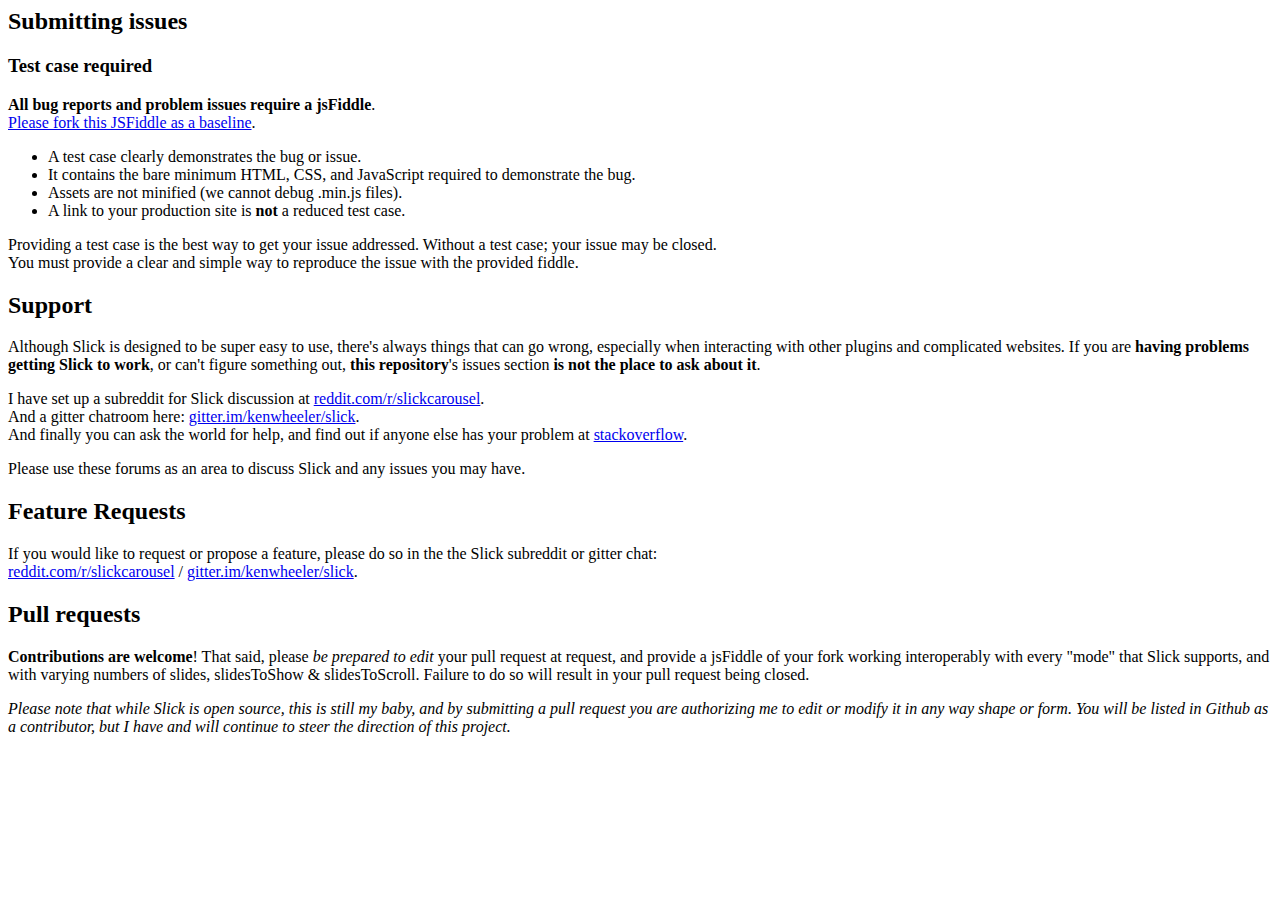
<file: slick-1.8.1/CONTRIBUTING.html>
<html>
      <head>
        <meta charset="UTF-8">
        <title>CONTRIBUTING.markdown</title>
      </head>
      <body>
        <h2 id="submitting-issues">Submitting issues</h2>
<h3 id="test-case-required">Test case required</h3>
<p><strong>All bug reports and problem issues require a jsFiddle</strong>.<br><a href="http://jsfiddle.net/simeydotme/fmo50w7n/">Please fork this JSFiddle as a baseline</a>.</p>
<ul>
<li>A test case clearly demonstrates the bug or issue.</li>
<li>It contains the bare minimum HTML, CSS, and JavaScript required to demonstrate the bug.</li>
<li>Assets are not minified (we cannot debug .min.js files).</li>
<li>A link to your production site is <strong>not</strong> a reduced test case.</li>
</ul>
<p>Providing a test case is the best way to get your issue addressed. Without a test case; your issue may be closed.<br>You must provide a clear and simple way to reproduce the issue with the provided fiddle.</p>
<h2 id="support">Support</h2>
<p>Although Slick is designed to be super easy to use, there&#39;s always things that can go wrong, especially when interacting with other plugins and complicated websites. If you are <strong>having problems getting Slick to work</strong>, or can&#39;t figure something out, <strong>this repository</strong>&#39;s issues section <strong>is not the place to ask about it</strong>.  </p>
<p>I have set up a subreddit for Slick discussion at <a href="http://www.reddit.com/r/slickcarousel/">reddit.com/r/slickcarousel</a>.<br>And a gitter chatroom here: <a href="https://gitter.im/kenwheeler/slick">gitter.im/kenwheeler/slick</a>.<br>And finally you can ask the world for help, and find out if anyone else has your problem at <a href="http://stackoverflow.com/search?q=slick+carousel">stackoverflow</a>.</p>
<p>Please use these forums as an area to discuss Slick and any issues you may have.</p>
<h2 id="feature-requests">Feature Requests</h2>
<p>If you would like to request or propose a feature, please do so in the the Slick subreddit or gitter chat:<br><a href="http://www.reddit.com/r/slickcarousel/">reddit.com/r/slickcarousel</a> / <a href="https://gitter.im/kenwheeler/slick">gitter.im/kenwheeler/slick</a>.</p>
<h2 id="pull-requests">Pull requests</h2>
<p><strong>Contributions are welcome</strong>! That said, please <em>be prepared to edit</em> your pull request at request, and provide a jsFiddle of your fork working interoperably with every &quot;mode&quot; that Slick supports, and with varying numbers of slides, slidesToShow &amp; slidesToScroll. Failure to do so will result in your pull request being closed.</p>
<p><em>Please note that while Slick is open source, this is still my baby, and by submitting a pull request you are authorizing me to edit or modify it in any way shape or form. You will be listed in Github as a contributor, but I have and will continue to steer the direction of this project.</em></p>

      </body>
    </html>
</file>
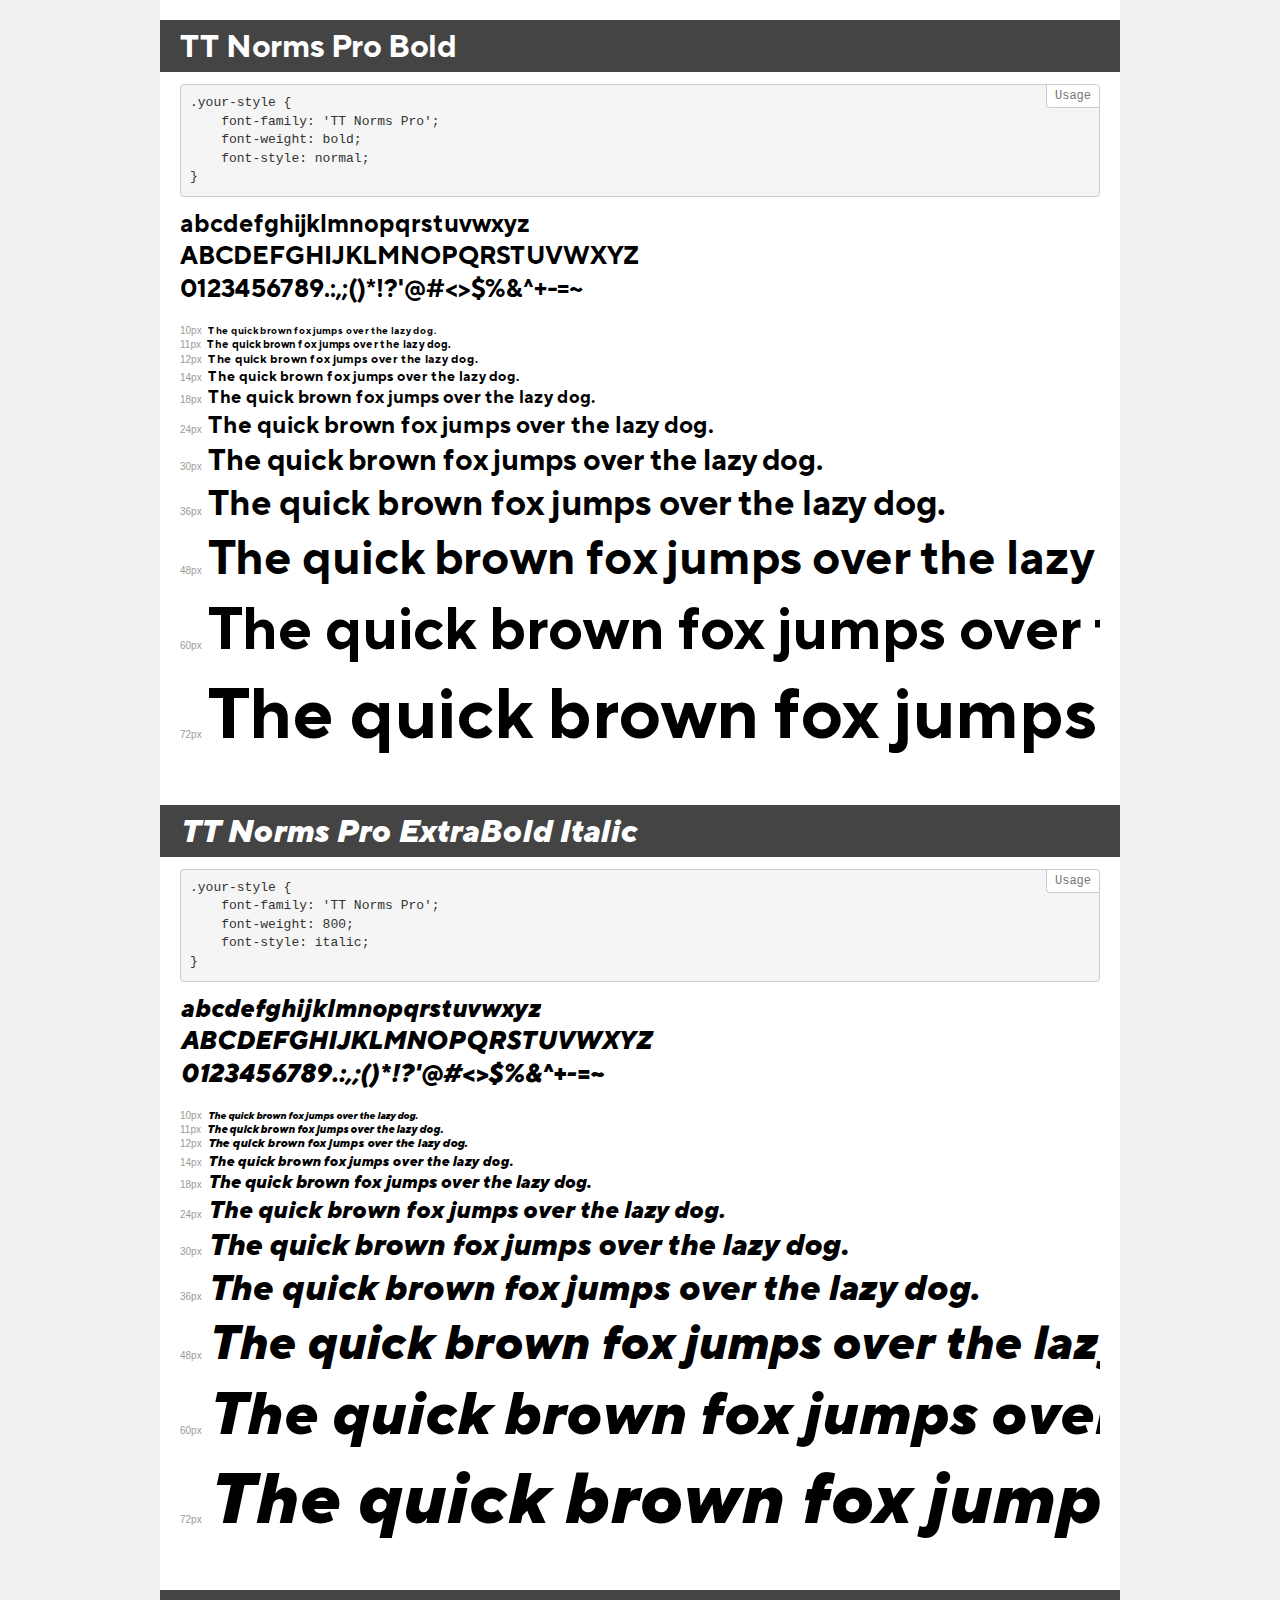
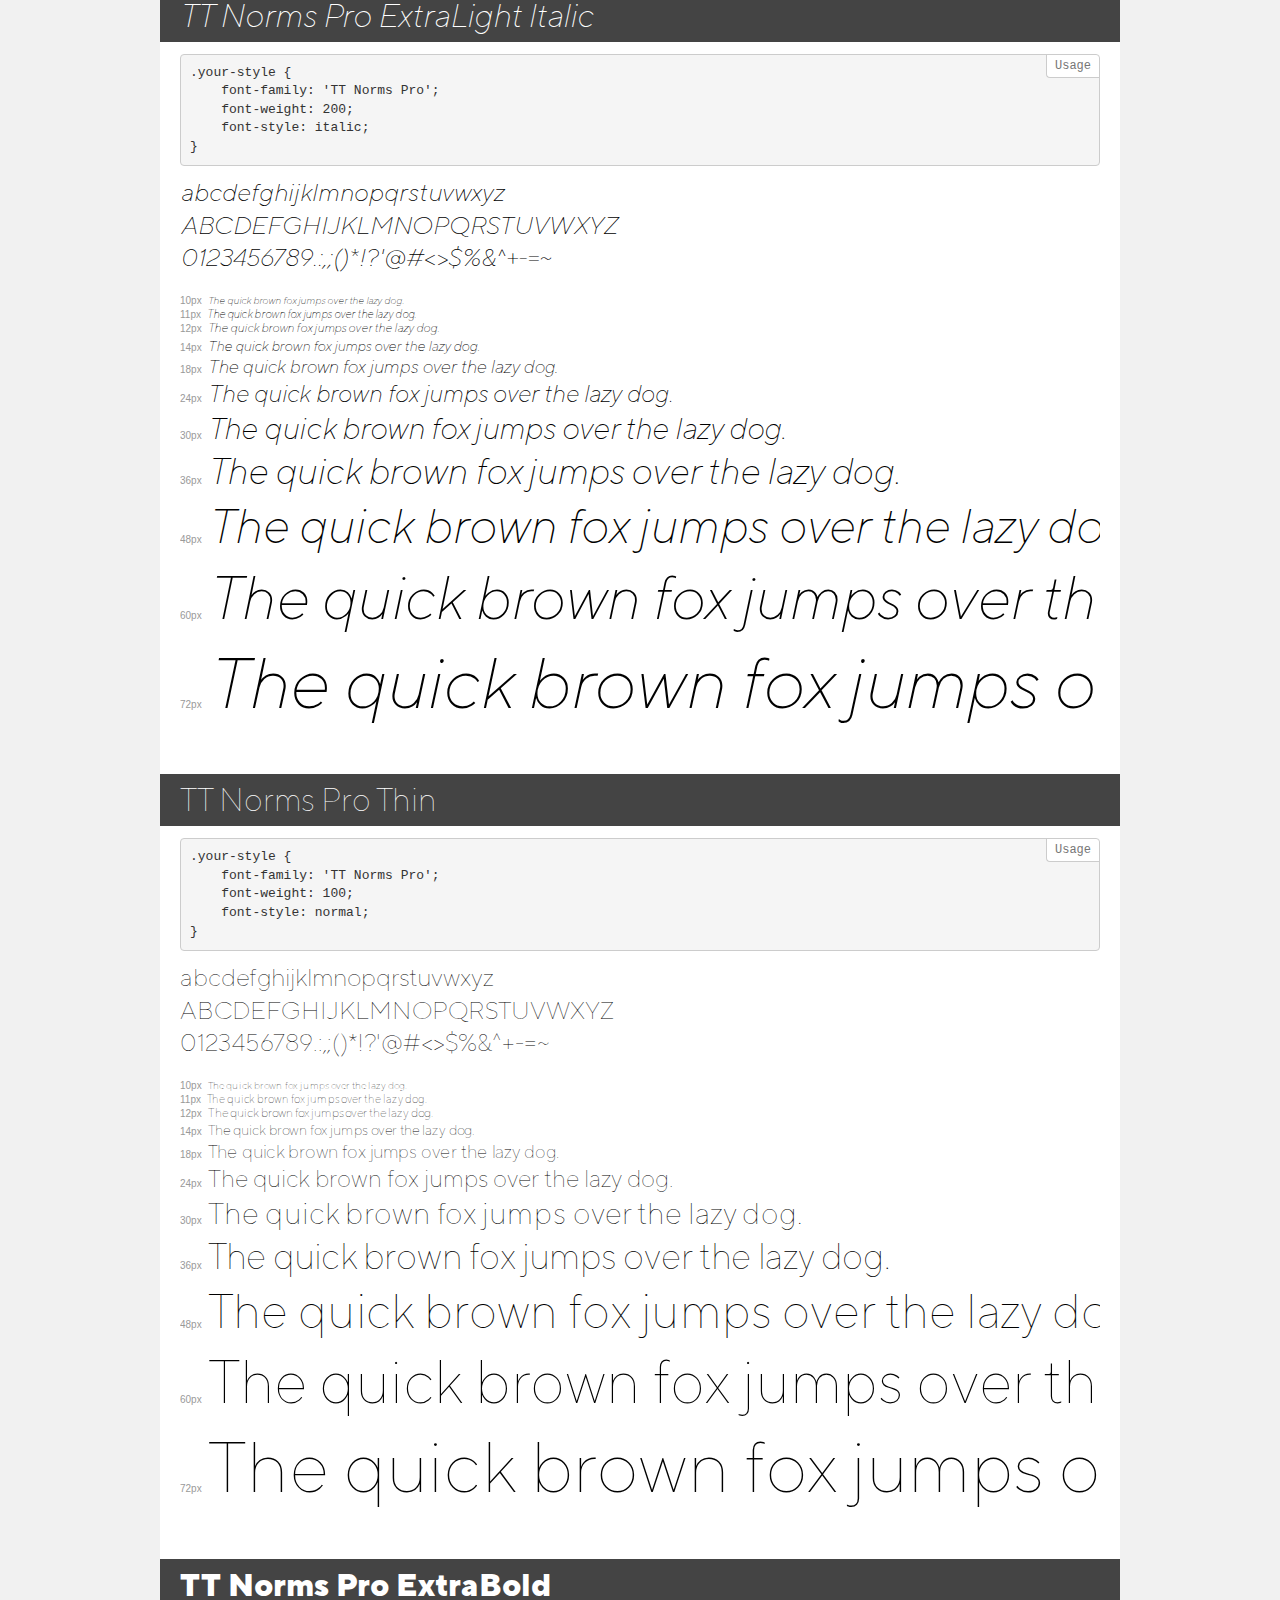
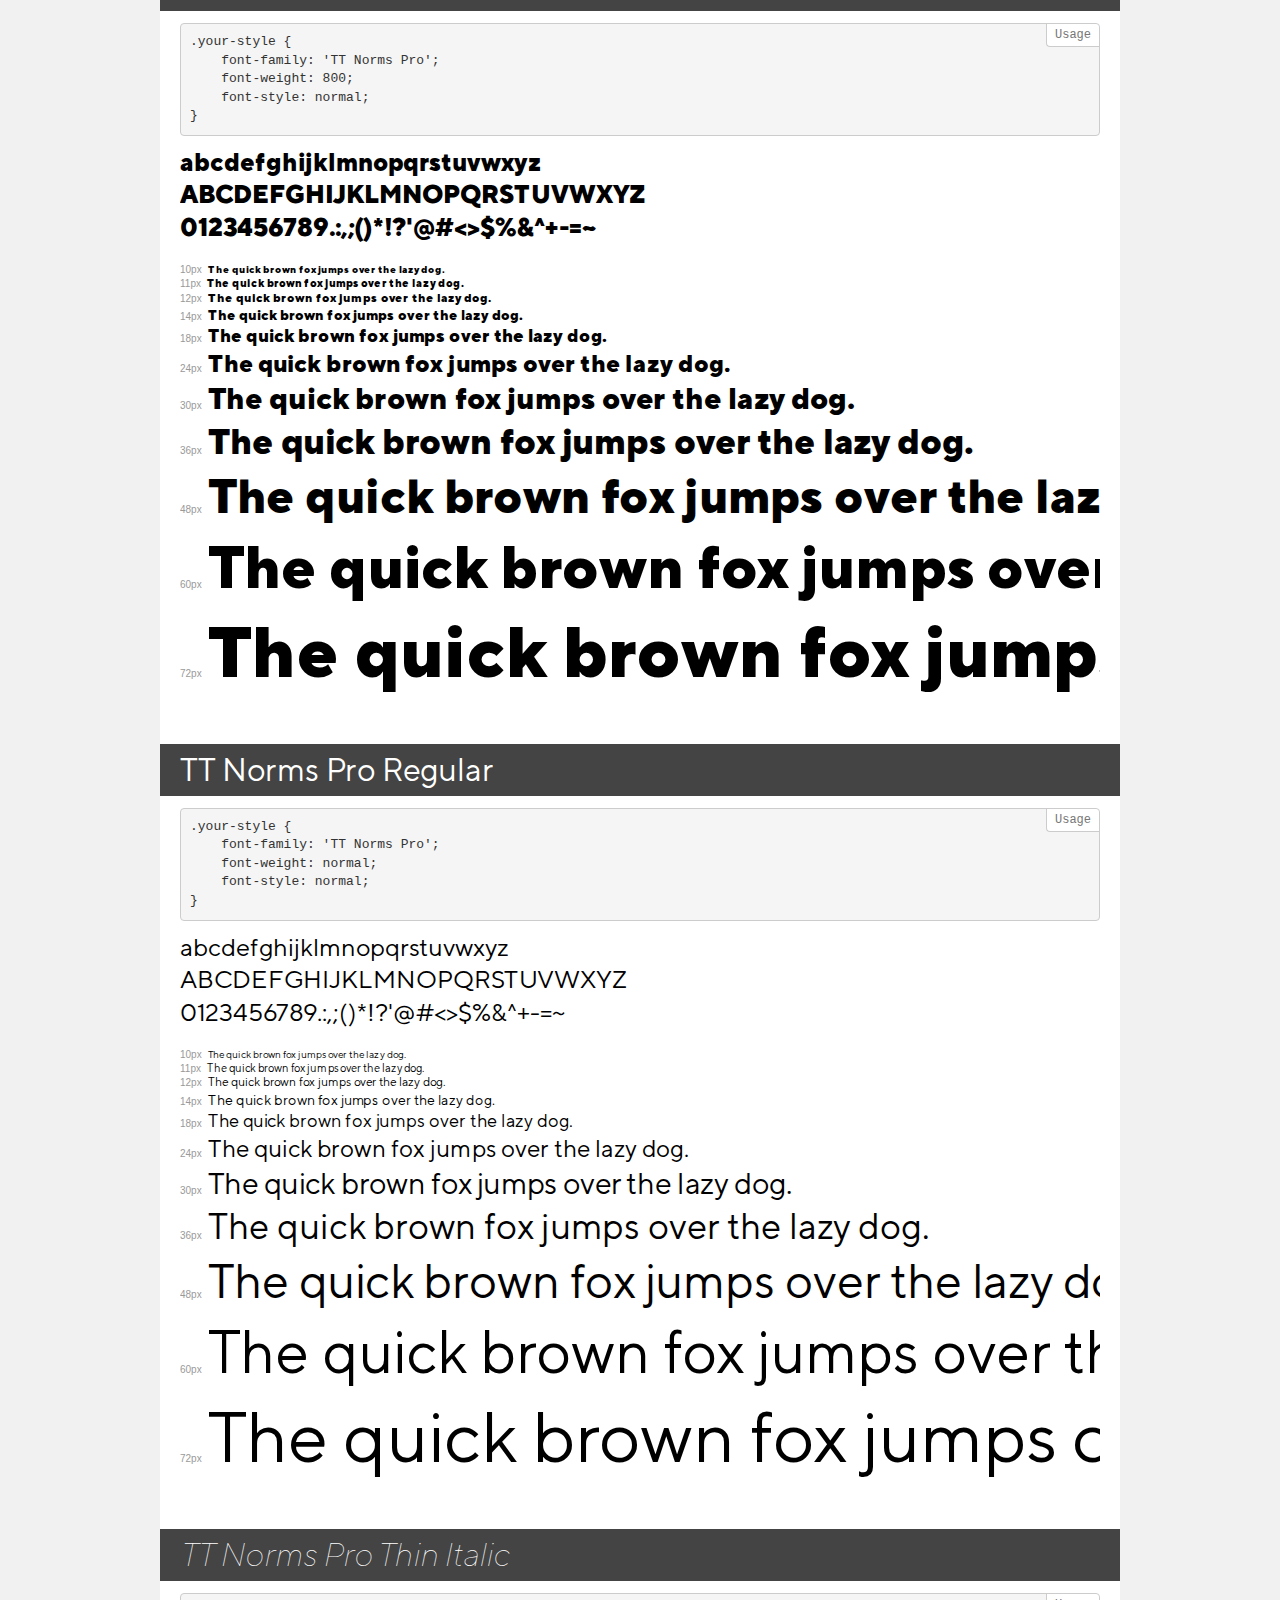
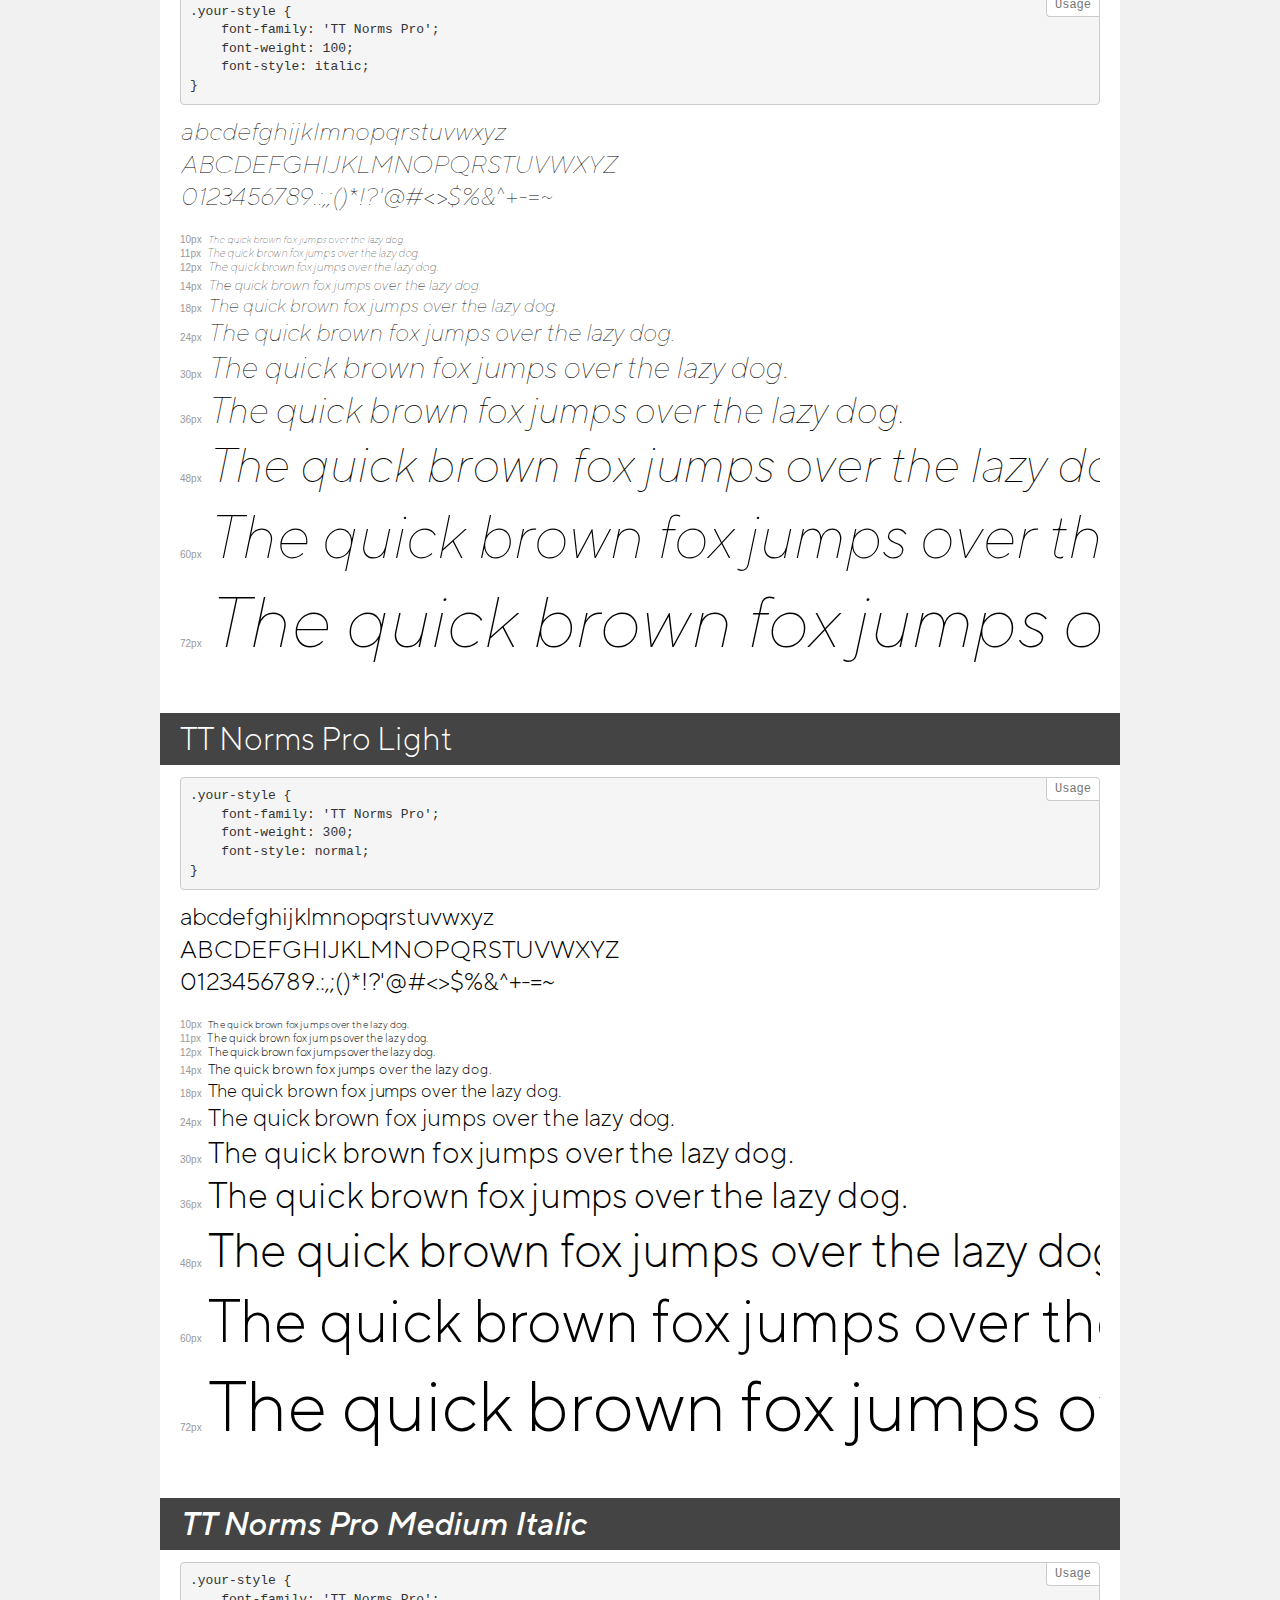
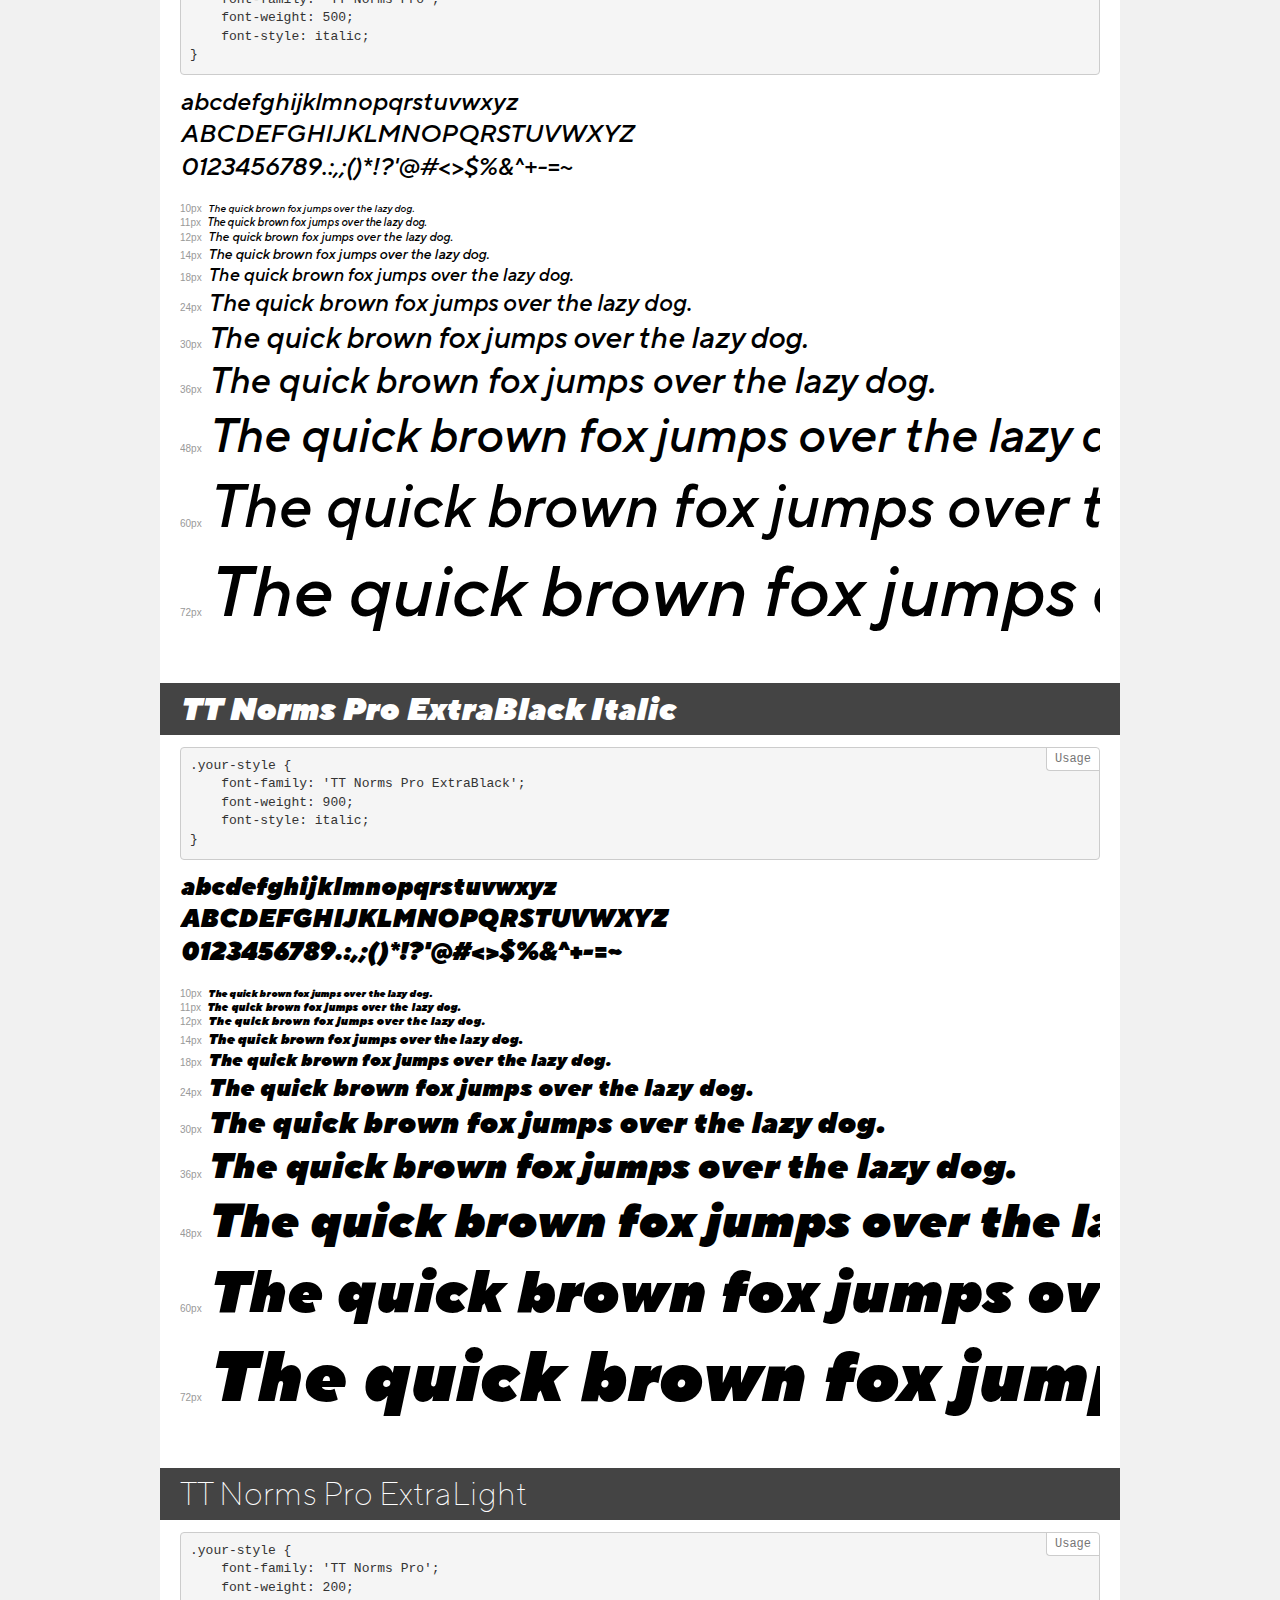
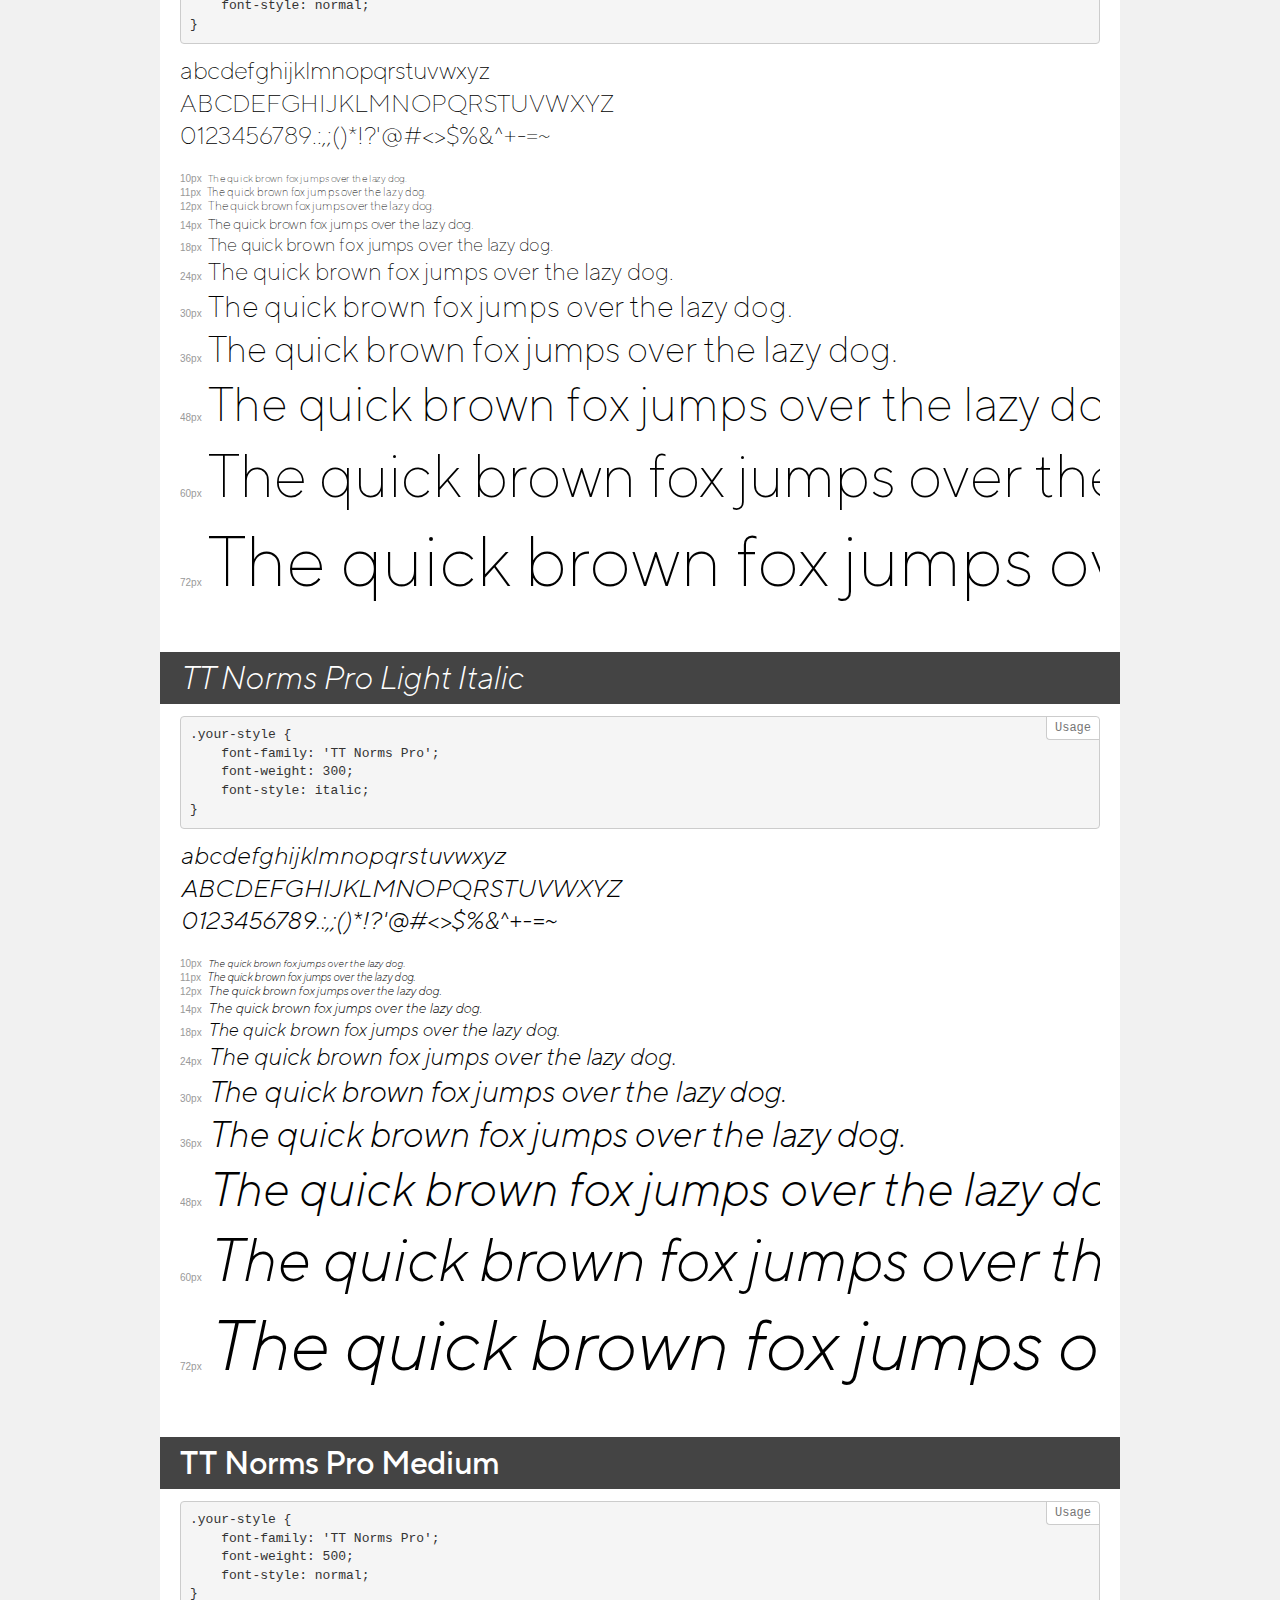
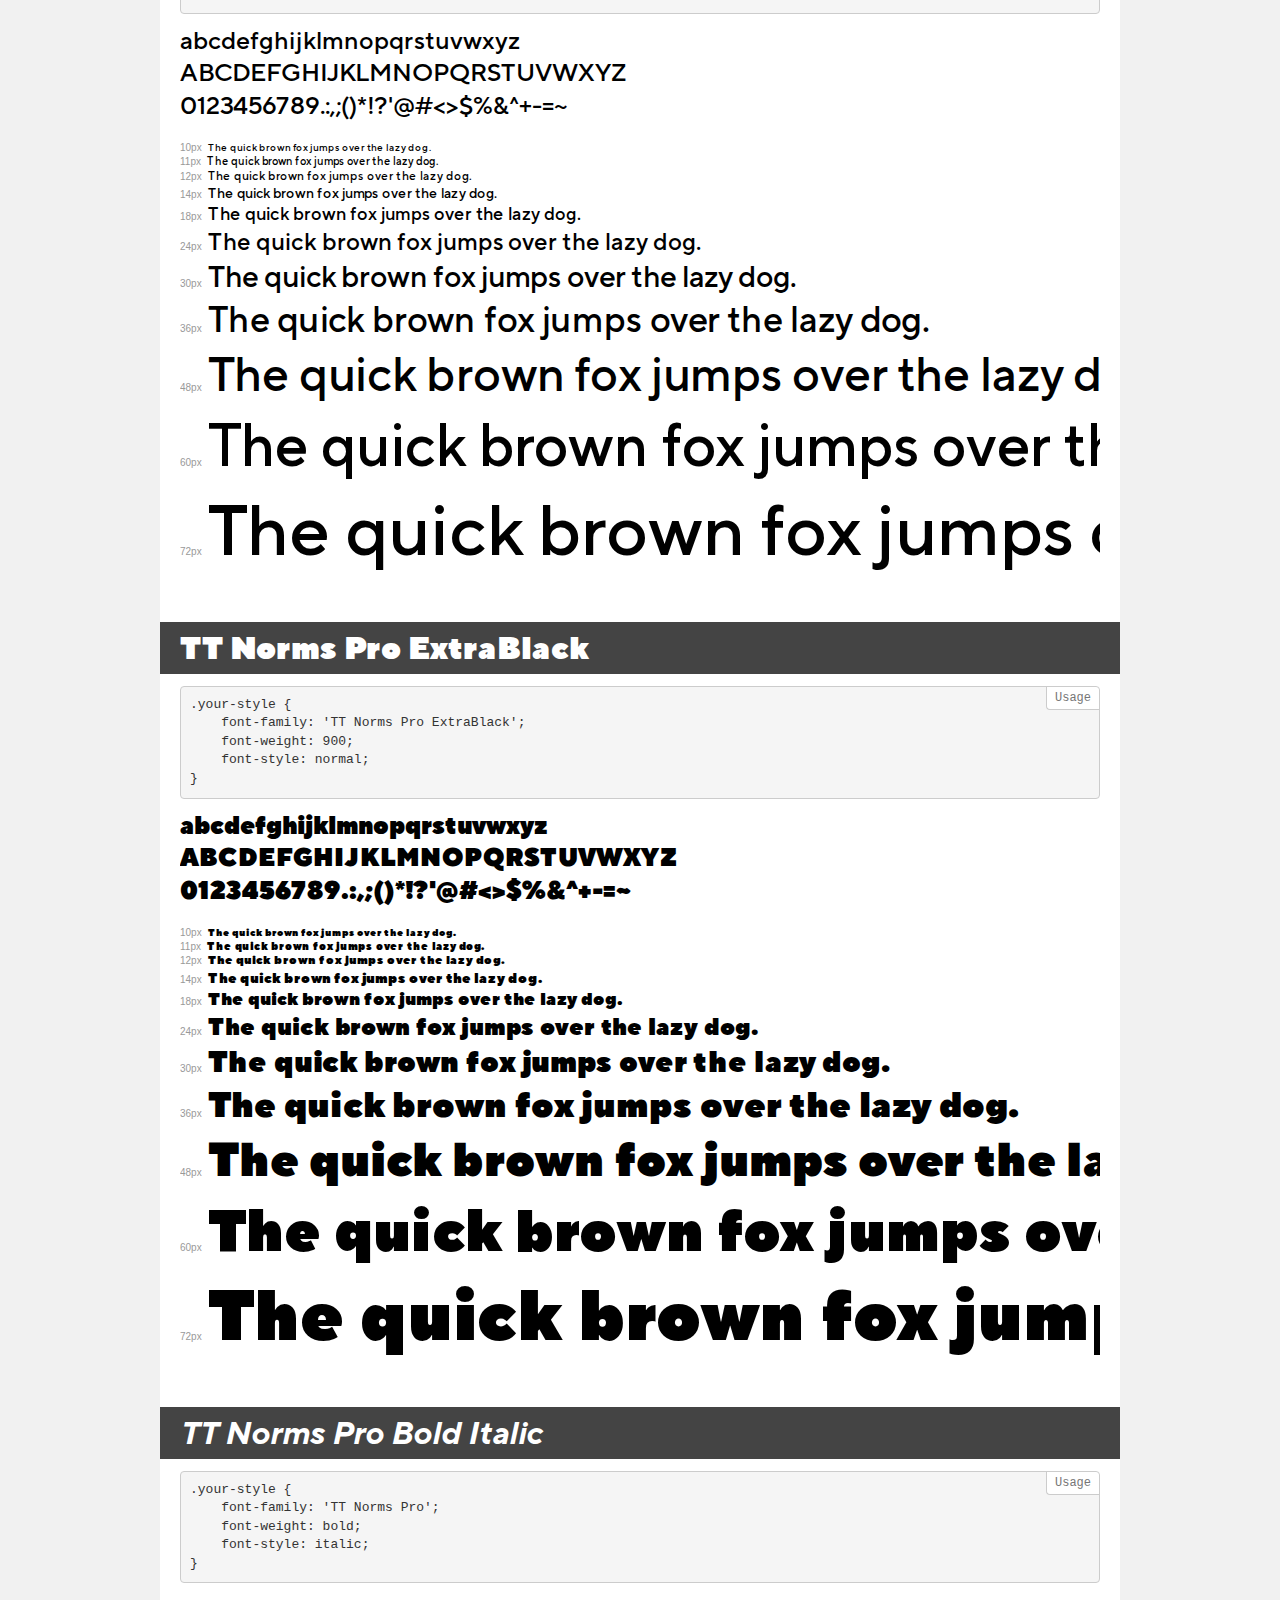
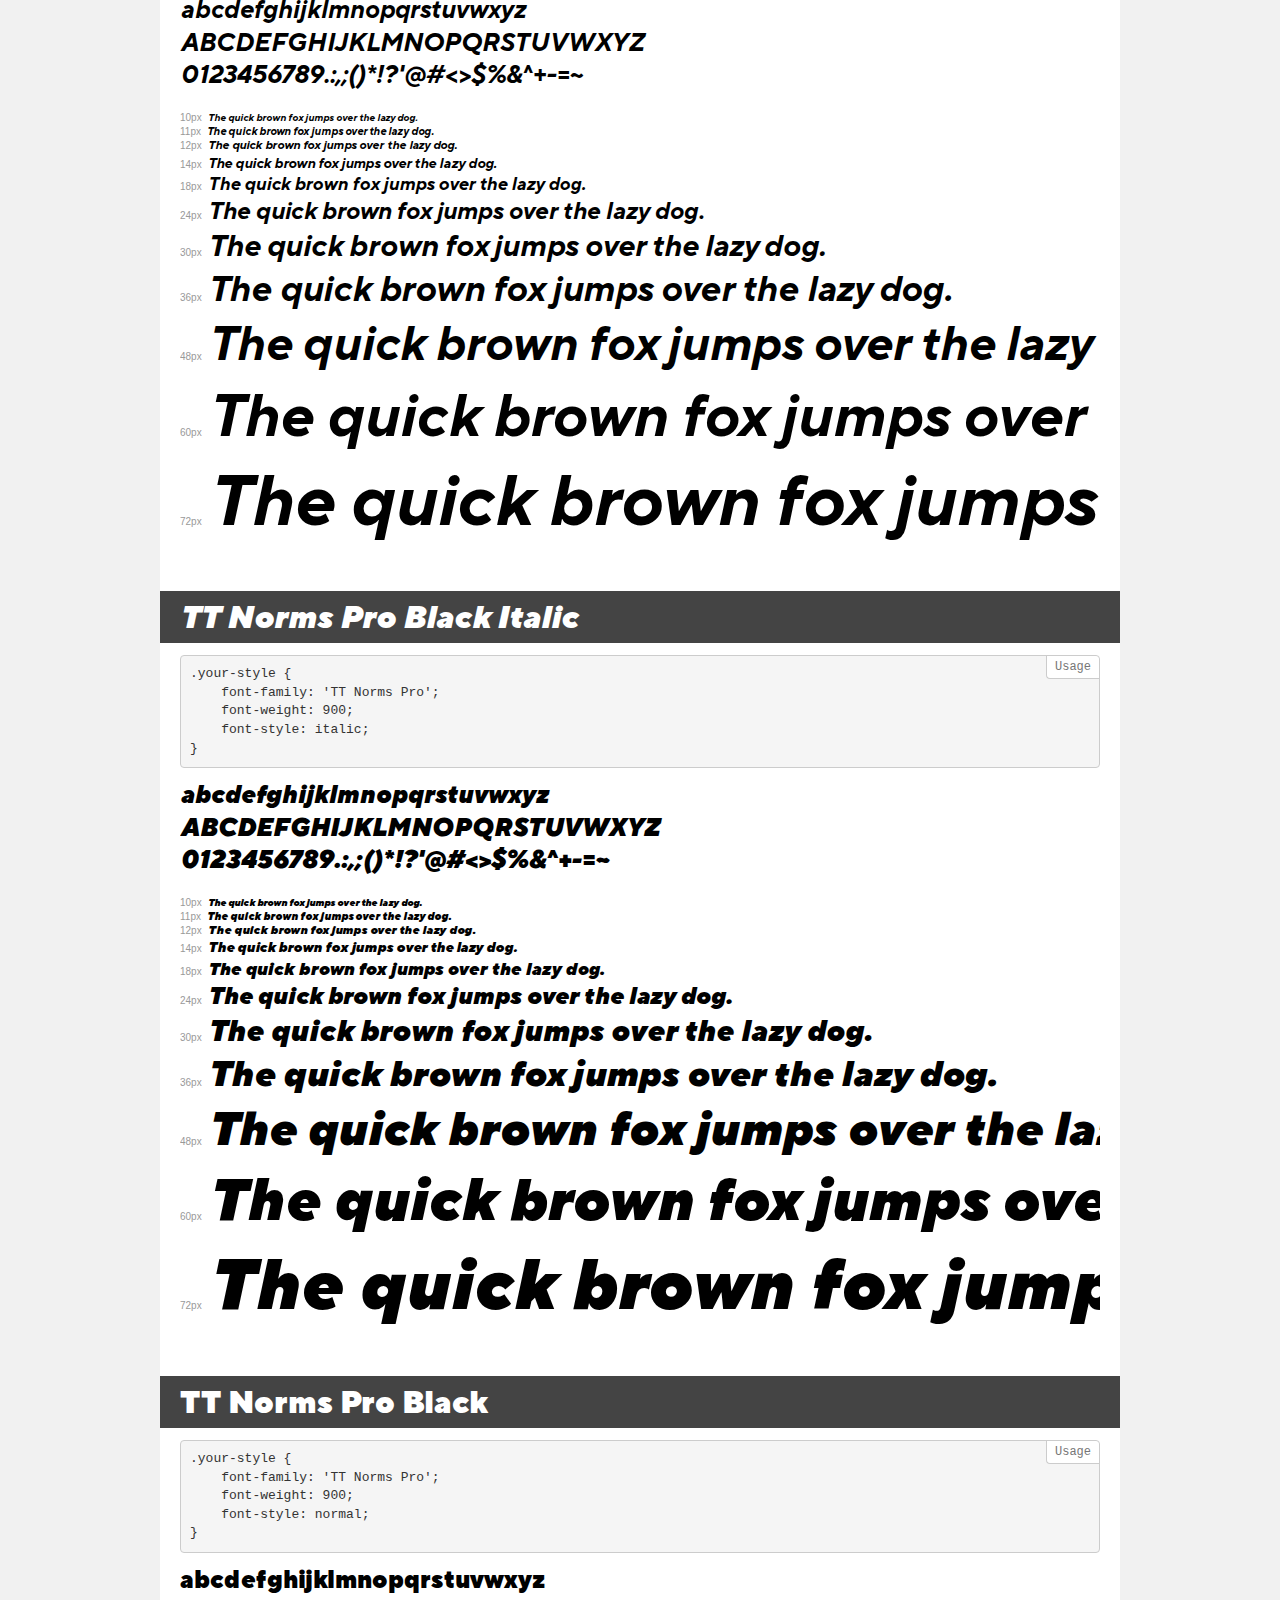
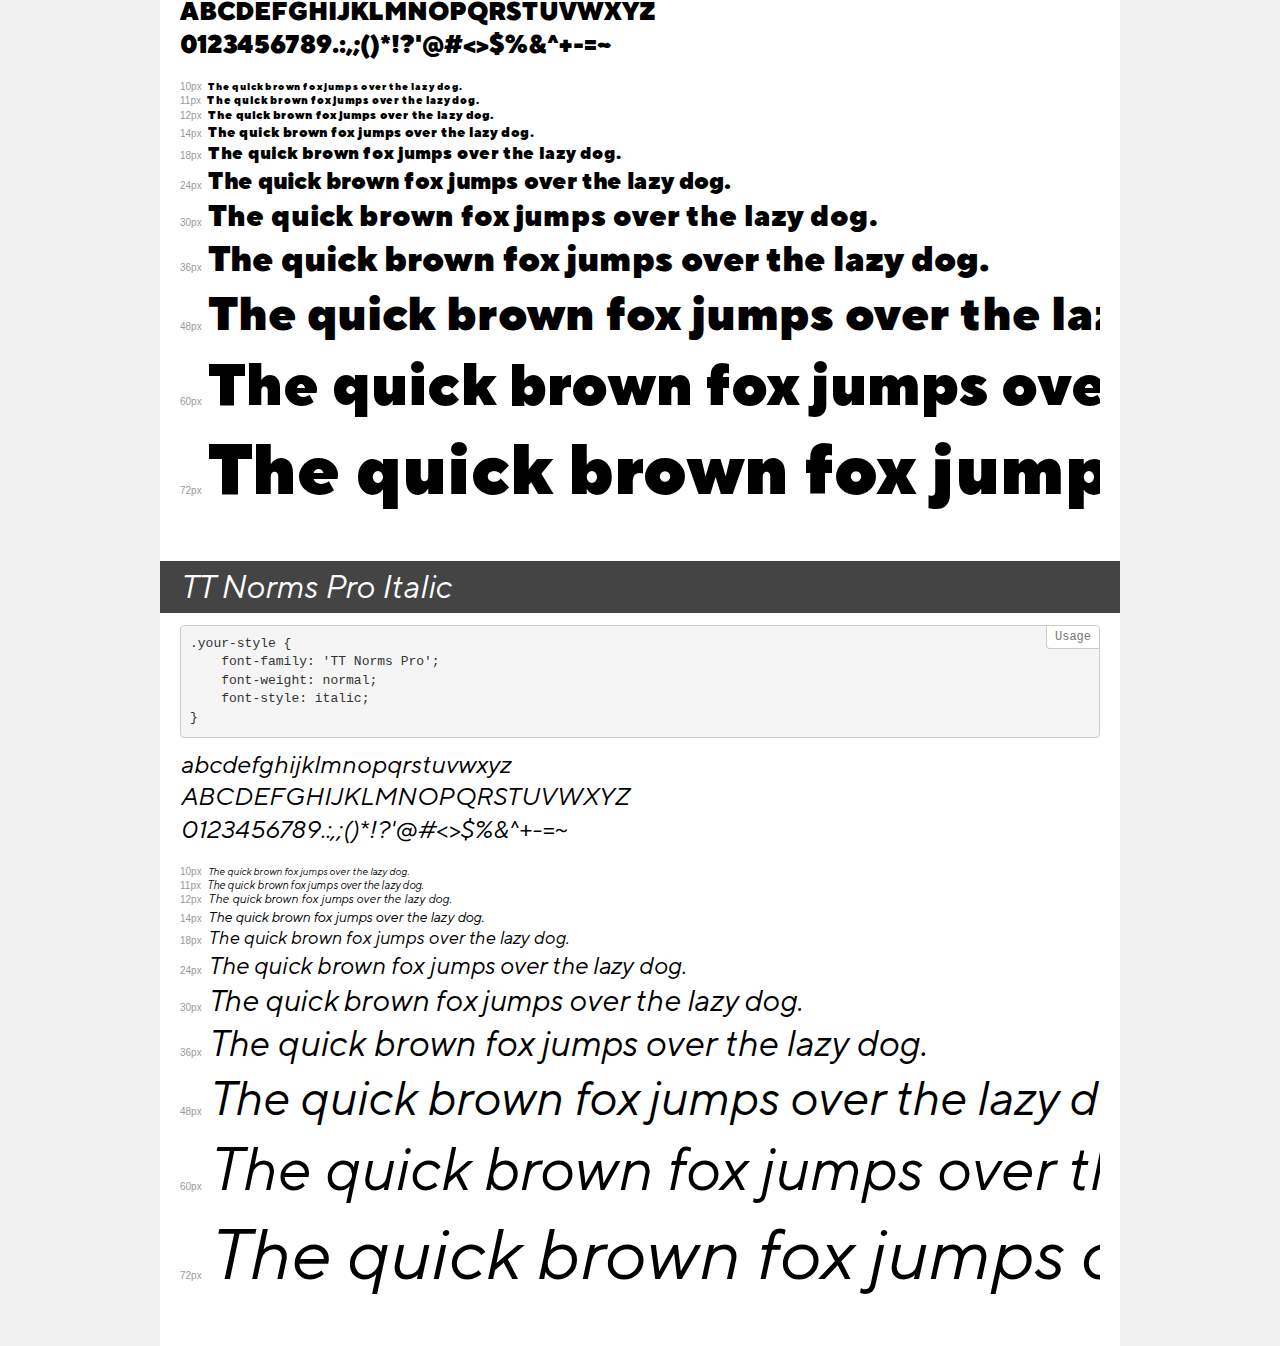
<file: fonts/TTNormsPro/demo.html>
<!DOCTYPE html>
<html>
<head>
    <meta charset="utf-8">
    <meta http-equiv="X-UA-Compatible" content="IE=edge">
    <meta name="viewport" content="width=device-width, initial-scale=1">
    <meta name="robots" content="noindex, noarchive">
    <meta name="format-detection" content="telephone=no">
    <title>Transfonter demo</title>
    <link href="stylesheet.css" rel="stylesheet">
    <style>
        /*
        http://meyerweb.com/eric/tools/css/reset/
        v2.0 | 20110126
        License: none (public domain)
        */
        html, body, div, span, applet, object, iframe,
        h1, h2, h3, h4, h5, h6, p, blockquote, pre,
        a, abbr, acronym, address, big, cite, code,
        del, dfn, em, img, ins, kbd, q, s, samp,
        small, strike, strong, sub, sup, tt, var,
        b, u, i, center,
        dl, dt, dd, ol, ul, li,
        fieldset, form, label, legend,
        table, caption, tbody, tfoot, thead, tr, th, td,
        article, aside, canvas, details, embed,
        figure, figcaption, footer, header, hgroup,
        menu, nav, output, ruby, section, summary,
        time, mark, audio, video {
            margin: 0;
            padding: 0;
            border: 0;
            font-size: 100%;
            font: inherit;
            vertical-align: baseline;
        }
        /* HTML5 display-role reset for older browsers */
        article, aside, details, figcaption, figure,
        footer, header, hgroup, menu, nav, section {
            display: block;
        }
        body {
            line-height: 1;
        }
        ol, ul {
            list-style: none;
        }
        blockquote, q {
            quotes: none;
        }
        blockquote:before, blockquote:after,
        q:before, q:after {
            content: '';
            content: none;
        }
        table {
            border-collapse: collapse;
            border-spacing: 0;
        }
        /* common styles */
        body {
            background: #f1f1f1;
            color: #000;
        }
        .page {
            background: #fff;
            width: 920px;
            margin: 0 auto;
            padding: 20px 20px 0 20px;
            overflow: hidden;
        }
        .font-container {
            overflow-x: auto;
            overflow-y: hidden;
            margin-bottom: 40px;
            line-height: 1.3;
            white-space: nowrap;
            padding-bottom: 5px;
        }
        h1 {
            position: relative;
            background: #444;
            font-size: 32px;
            color: #fff;
            padding: 10px 20px;
            margin: 0 -20px 12px -20px;
        }
        .letters {
            font-size: 25px;
            margin-bottom: 20px;
        }
        .s10:before {
            content: '10px';
        }
        .s11:before {
            content: '11px';
        }
        .s12:before {
            content: '12px';
        }
        .s14:before {
            content: '14px';
        }
        .s18:before {
            content: '18px';
        }
        .s24:before {
            content: '24px';
        }
        .s30:before {
            content: '30px';
        }
        .s36:before {
            content: '36px';
        }
        .s48:before {
            content: '48px';
        }
        .s60:before {
            content: '60px';
        }
        .s72:before {
            content: '72px';
        }
        .s10:before, .s11:before, .s12:before, .s14:before,
        .s18:before, .s24:before, .s30:before, .s36:before,
        .s48:before, .s60:before, .s72:before {
            font-family: Arial, sans-serif;
            font-size: 10px;
            font-weight: normal;
            font-style: normal;
            color: #999;
            padding-right: 6px;
        }
        pre {
            display: block;
            position: relative;
            padding: 9px;
            margin: 0 0 10px;
            font-family: Monaco, Menlo, Consolas, "Courier New", monospace !important;
            font-size: 13px;
            line-height: 1.428571429;
            color: #333;
            font-weight: normal !important;
            font-style: normal !important;
            background-color: #f5f5f5;
            border: 1px solid #ccc;
            overflow-x: auto;
            border-radius: 4px;
        }
        pre:after {
            display: block;
            position: absolute;
            right: 0;
            top: 0;
            content: 'Usage';
            line-height: 1;
            padding: 5px 8px;
            font-size: 12px;
            color: #767676;
            background-color: #fff;
            border: 1px solid #ccc;
            border-right: none;
            border-top: none;
            border-radius: 0 4px 0 4px;
            z-index: 10;
        }
        /* responsive */
        @media (max-width: 959px) {
            .page {
                width: auto;
                margin: 0;
            }
        }
    </style>
</head>
<body>
<div class="page">
    <div class="demo" style="font-family: 'TT Norms Pro'; font-weight: bold; font-style: normal;">
        <h1>TT Norms Pro Bold</h1>
        <pre>.your-style {
    font-family: 'TT Norms Pro';
    font-weight: bold;
    font-style: normal;
}</pre>
        <div class="font-container">
            <p class="letters">
                abcdefghijklmnopqrstuvwxyz<br>
ABCDEFGHIJKLMNOPQRSTUVWXYZ<br>
                0123456789.:,;()*!?'@#<>$%&^+-=~
            </p>
            <p class="s10" style="font-size: 10px;">The quick brown fox jumps over the lazy dog.</p>
            <p class="s11" style="font-size: 11px;">The quick brown fox jumps over the lazy dog.</p>
            <p class="s12" style="font-size: 12px;">The quick brown fox jumps over the lazy dog.</p>
            <p class="s14" style="font-size: 14px;">The quick brown fox jumps over the lazy dog.</p>
            <p class="s18" style="font-size: 18px;">The quick brown fox jumps over the lazy dog.</p>
            <p class="s24" style="font-size: 24px;">The quick brown fox jumps over the lazy dog.</p>
            <p class="s30" style="font-size: 30px;">The quick brown fox jumps over the lazy dog.</p>
            <p class="s36" style="font-size: 36px;">The quick brown fox jumps over the lazy dog.</p>
            <p class="s48" style="font-size: 48px;">The quick brown fox jumps over the lazy dog.</p>
            <p class="s60" style="font-size: 60px;">The quick brown fox jumps over the lazy dog.</p>
            <p class="s72" style="font-size: 72px;">The quick brown fox jumps over the lazy dog.</p>
        </div>
    </div>
    <div class="demo" style="font-family: 'TT Norms Pro'; font-weight: 800; font-style: italic;">
        <h1>TT Norms Pro ExtraBold Italic</h1>
        <pre>.your-style {
    font-family: 'TT Norms Pro';
    font-weight: 800;
    font-style: italic;
}</pre>
        <div class="font-container">
            <p class="letters">
                abcdefghijklmnopqrstuvwxyz<br>
ABCDEFGHIJKLMNOPQRSTUVWXYZ<br>
                0123456789.:,;()*!?'@#<>$%&^+-=~
            </p>
            <p class="s10" style="font-size: 10px;">The quick brown fox jumps over the lazy dog.</p>
            <p class="s11" style="font-size: 11px;">The quick brown fox jumps over the lazy dog.</p>
            <p class="s12" style="font-size: 12px;">The quick brown fox jumps over the lazy dog.</p>
            <p class="s14" style="font-size: 14px;">The quick brown fox jumps over the lazy dog.</p>
            <p class="s18" style="font-size: 18px;">The quick brown fox jumps over the lazy dog.</p>
            <p class="s24" style="font-size: 24px;">The quick brown fox jumps over the lazy dog.</p>
            <p class="s30" style="font-size: 30px;">The quick brown fox jumps over the lazy dog.</p>
            <p class="s36" style="font-size: 36px;">The quick brown fox jumps over the lazy dog.</p>
            <p class="s48" style="font-size: 48px;">The quick brown fox jumps over the lazy dog.</p>
            <p class="s60" style="font-size: 60px;">The quick brown fox jumps over the lazy dog.</p>
            <p class="s72" style="font-size: 72px;">The quick brown fox jumps over the lazy dog.</p>
        </div>
    </div>
    <div class="demo" style="font-family: 'TT Norms Pro'; font-weight: 200; font-style: italic;">
        <h1>TT Norms Pro ExtraLight Italic</h1>
        <pre>.your-style {
    font-family: 'TT Norms Pro';
    font-weight: 200;
    font-style: italic;
}</pre>
        <div class="font-container">
            <p class="letters">
                abcdefghijklmnopqrstuvwxyz<br>
ABCDEFGHIJKLMNOPQRSTUVWXYZ<br>
                0123456789.:,;()*!?'@#<>$%&^+-=~
            </p>
            <p class="s10" style="font-size: 10px;">The quick brown fox jumps over the lazy dog.</p>
            <p class="s11" style="font-size: 11px;">The quick brown fox jumps over the lazy dog.</p>
            <p class="s12" style="font-size: 12px;">The quick brown fox jumps over the lazy dog.</p>
            <p class="s14" style="font-size: 14px;">The quick brown fox jumps over the lazy dog.</p>
            <p class="s18" style="font-size: 18px;">The quick brown fox jumps over the lazy dog.</p>
            <p class="s24" style="font-size: 24px;">The quick brown fox jumps over the lazy dog.</p>
            <p class="s30" style="font-size: 30px;">The quick brown fox jumps over the lazy dog.</p>
            <p class="s36" style="font-size: 36px;">The quick brown fox jumps over the lazy dog.</p>
            <p class="s48" style="font-size: 48px;">The quick brown fox jumps over the lazy dog.</p>
            <p class="s60" style="font-size: 60px;">The quick brown fox jumps over the lazy dog.</p>
            <p class="s72" style="font-size: 72px;">The quick brown fox jumps over the lazy dog.</p>
        </div>
    </div>
    <div class="demo" style="font-family: 'TT Norms Pro'; font-weight: 100; font-style: normal;">
        <h1>TT Norms Pro Thin</h1>
        <pre>.your-style {
    font-family: 'TT Norms Pro';
    font-weight: 100;
    font-style: normal;
}</pre>
        <div class="font-container">
            <p class="letters">
                abcdefghijklmnopqrstuvwxyz<br>
ABCDEFGHIJKLMNOPQRSTUVWXYZ<br>
                0123456789.:,;()*!?'@#<>$%&^+-=~
            </p>
            <p class="s10" style="font-size: 10px;">The quick brown fox jumps over the lazy dog.</p>
            <p class="s11" style="font-size: 11px;">The quick brown fox jumps over the lazy dog.</p>
            <p class="s12" style="font-size: 12px;">The quick brown fox jumps over the lazy dog.</p>
            <p class="s14" style="font-size: 14px;">The quick brown fox jumps over the lazy dog.</p>
            <p class="s18" style="font-size: 18px;">The quick brown fox jumps over the lazy dog.</p>
            <p class="s24" style="font-size: 24px;">The quick brown fox jumps over the lazy dog.</p>
            <p class="s30" style="font-size: 30px;">The quick brown fox jumps over the lazy dog.</p>
            <p class="s36" style="font-size: 36px;">The quick brown fox jumps over the lazy dog.</p>
            <p class="s48" style="font-size: 48px;">The quick brown fox jumps over the lazy dog.</p>
            <p class="s60" style="font-size: 60px;">The quick brown fox jumps over the lazy dog.</p>
            <p class="s72" style="font-size: 72px;">The quick brown fox jumps over the lazy dog.</p>
        </div>
    </div>
    <div class="demo" style="font-family: 'TT Norms Pro'; font-weight: 800; font-style: normal;">
        <h1>TT Norms Pro ExtraBold</h1>
        <pre>.your-style {
    font-family: 'TT Norms Pro';
    font-weight: 800;
    font-style: normal;
}</pre>
        <div class="font-container">
            <p class="letters">
                abcdefghijklmnopqrstuvwxyz<br>
ABCDEFGHIJKLMNOPQRSTUVWXYZ<br>
                0123456789.:,;()*!?'@#<>$%&^+-=~
            </p>
            <p class="s10" style="font-size: 10px;">The quick brown fox jumps over the lazy dog.</p>
            <p class="s11" style="font-size: 11px;">The quick brown fox jumps over the lazy dog.</p>
            <p class="s12" style="font-size: 12px;">The quick brown fox jumps over the lazy dog.</p>
            <p class="s14" style="font-size: 14px;">The quick brown fox jumps over the lazy dog.</p>
            <p class="s18" style="font-size: 18px;">The quick brown fox jumps over the lazy dog.</p>
            <p class="s24" style="font-size: 24px;">The quick brown fox jumps over the lazy dog.</p>
            <p class="s30" style="font-size: 30px;">The quick brown fox jumps over the lazy dog.</p>
            <p class="s36" style="font-size: 36px;">The quick brown fox jumps over the lazy dog.</p>
            <p class="s48" style="font-size: 48px;">The quick brown fox jumps over the lazy dog.</p>
            <p class="s60" style="font-size: 60px;">The quick brown fox jumps over the lazy dog.</p>
            <p class="s72" style="font-size: 72px;">The quick brown fox jumps over the lazy dog.</p>
        </div>
    </div>
    <div class="demo" style="font-family: 'TT Norms Pro'; font-weight: normal; font-style: normal;">
        <h1>TT Norms Pro Regular</h1>
        <pre>.your-style {
    font-family: 'TT Norms Pro';
    font-weight: normal;
    font-style: normal;
}</pre>
        <div class="font-container">
            <p class="letters">
                abcdefghijklmnopqrstuvwxyz<br>
ABCDEFGHIJKLMNOPQRSTUVWXYZ<br>
                0123456789.:,;()*!?'@#<>$%&^+-=~
            </p>
            <p class="s10" style="font-size: 10px;">The quick brown fox jumps over the lazy dog.</p>
            <p class="s11" style="font-size: 11px;">The quick brown fox jumps over the lazy dog.</p>
            <p class="s12" style="font-size: 12px;">The quick brown fox jumps over the lazy dog.</p>
            <p class="s14" style="font-size: 14px;">The quick brown fox jumps over the lazy dog.</p>
            <p class="s18" style="font-size: 18px;">The quick brown fox jumps over the lazy dog.</p>
            <p class="s24" style="font-size: 24px;">The quick brown fox jumps over the lazy dog.</p>
            <p class="s30" style="font-size: 30px;">The quick brown fox jumps over the lazy dog.</p>
            <p class="s36" style="font-size: 36px;">The quick brown fox jumps over the lazy dog.</p>
            <p class="s48" style="font-size: 48px;">The quick brown fox jumps over the lazy dog.</p>
            <p class="s60" style="font-size: 60px;">The quick brown fox jumps over the lazy dog.</p>
            <p class="s72" style="font-size: 72px;">The quick brown fox jumps over the lazy dog.</p>
        </div>
    </div>
    <div class="demo" style="font-family: 'TT Norms Pro'; font-weight: 100; font-style: italic;">
        <h1>TT Norms Pro Thin Italic</h1>
        <pre>.your-style {
    font-family: 'TT Norms Pro';
    font-weight: 100;
    font-style: italic;
}</pre>
        <div class="font-container">
            <p class="letters">
                abcdefghijklmnopqrstuvwxyz<br>
ABCDEFGHIJKLMNOPQRSTUVWXYZ<br>
                0123456789.:,;()*!?'@#<>$%&^+-=~
            </p>
            <p class="s10" style="font-size: 10px;">The quick brown fox jumps over the lazy dog.</p>
            <p class="s11" style="font-size: 11px;">The quick brown fox jumps over the lazy dog.</p>
            <p class="s12" style="font-size: 12px;">The quick brown fox jumps over the lazy dog.</p>
            <p class="s14" style="font-size: 14px;">The quick brown fox jumps over the lazy dog.</p>
            <p class="s18" style="font-size: 18px;">The quick brown fox jumps over the lazy dog.</p>
            <p class="s24" style="font-size: 24px;">The quick brown fox jumps over the lazy dog.</p>
            <p class="s30" style="font-size: 30px;">The quick brown fox jumps over the lazy dog.</p>
            <p class="s36" style="font-size: 36px;">The quick brown fox jumps over the lazy dog.</p>
            <p class="s48" style="font-size: 48px;">The quick brown fox jumps over the lazy dog.</p>
            <p class="s60" style="font-size: 60px;">The quick brown fox jumps over the lazy dog.</p>
            <p class="s72" style="font-size: 72px;">The quick brown fox jumps over the lazy dog.</p>
        </div>
    </div>
    <div class="demo" style="font-family: 'TT Norms Pro'; font-weight: 300; font-style: normal;">
        <h1>TT Norms Pro Light</h1>
        <pre>.your-style {
    font-family: 'TT Norms Pro';
    font-weight: 300;
    font-style: normal;
}</pre>
        <div class="font-container">
            <p class="letters">
                abcdefghijklmnopqrstuvwxyz<br>
ABCDEFGHIJKLMNOPQRSTUVWXYZ<br>
                0123456789.:,;()*!?'@#<>$%&^+-=~
            </p>
            <p class="s10" style="font-size: 10px;">The quick brown fox jumps over the lazy dog.</p>
            <p class="s11" style="font-size: 11px;">The quick brown fox jumps over the lazy dog.</p>
            <p class="s12" style="font-size: 12px;">The quick brown fox jumps over the lazy dog.</p>
            <p class="s14" style="font-size: 14px;">The quick brown fox jumps over the lazy dog.</p>
            <p class="s18" style="font-size: 18px;">The quick brown fox jumps over the lazy dog.</p>
            <p class="s24" style="font-size: 24px;">The quick brown fox jumps over the lazy dog.</p>
            <p class="s30" style="font-size: 30px;">The quick brown fox jumps over the lazy dog.</p>
            <p class="s36" style="font-size: 36px;">The quick brown fox jumps over the lazy dog.</p>
            <p class="s48" style="font-size: 48px;">The quick brown fox jumps over the lazy dog.</p>
            <p class="s60" style="font-size: 60px;">The quick brown fox jumps over the lazy dog.</p>
            <p class="s72" style="font-size: 72px;">The quick brown fox jumps over the lazy dog.</p>
        </div>
    </div>
    <div class="demo" style="font-family: 'TT Norms Pro'; font-weight: 500; font-style: italic;">
        <h1>TT Norms Pro Medium Italic</h1>
        <pre>.your-style {
    font-family: 'TT Norms Pro';
    font-weight: 500;
    font-style: italic;
}</pre>
        <div class="font-container">
            <p class="letters">
                abcdefghijklmnopqrstuvwxyz<br>
ABCDEFGHIJKLMNOPQRSTUVWXYZ<br>
                0123456789.:,;()*!?'@#<>$%&^+-=~
            </p>
            <p class="s10" style="font-size: 10px;">The quick brown fox jumps over the lazy dog.</p>
            <p class="s11" style="font-size: 11px;">The quick brown fox jumps over the lazy dog.</p>
            <p class="s12" style="font-size: 12px;">The quick brown fox jumps over the lazy dog.</p>
            <p class="s14" style="font-size: 14px;">The quick brown fox jumps over the lazy dog.</p>
            <p class="s18" style="font-size: 18px;">The quick brown fox jumps over the lazy dog.</p>
            <p class="s24" style="font-size: 24px;">The quick brown fox jumps over the lazy dog.</p>
            <p class="s30" style="font-size: 30px;">The quick brown fox jumps over the lazy dog.</p>
            <p class="s36" style="font-size: 36px;">The quick brown fox jumps over the lazy dog.</p>
            <p class="s48" style="font-size: 48px;">The quick brown fox jumps over the lazy dog.</p>
            <p class="s60" style="font-size: 60px;">The quick brown fox jumps over the lazy dog.</p>
            <p class="s72" style="font-size: 72px;">The quick brown fox jumps over the lazy dog.</p>
        </div>
    </div>
    <div class="demo" style="font-family: 'TT Norms Pro ExtraBlack'; font-weight: 900; font-style: italic;">
        <h1>TT Norms Pro ExtraBlack Italic</h1>
        <pre>.your-style {
    font-family: 'TT Norms Pro ExtraBlack';
    font-weight: 900;
    font-style: italic;
}</pre>
        <div class="font-container">
            <p class="letters">
                abcdefghijklmnopqrstuvwxyz<br>
ABCDEFGHIJKLMNOPQRSTUVWXYZ<br>
                0123456789.:,;()*!?'@#<>$%&^+-=~
            </p>
            <p class="s10" style="font-size: 10px;">The quick brown fox jumps over the lazy dog.</p>
            <p class="s11" style="font-size: 11px;">The quick brown fox jumps over the lazy dog.</p>
            <p class="s12" style="font-size: 12px;">The quick brown fox jumps over the lazy dog.</p>
            <p class="s14" style="font-size: 14px;">The quick brown fox jumps over the lazy dog.</p>
            <p class="s18" style="font-size: 18px;">The quick brown fox jumps over the lazy dog.</p>
            <p class="s24" style="font-size: 24px;">The quick brown fox jumps over the lazy dog.</p>
            <p class="s30" style="font-size: 30px;">The quick brown fox jumps over the lazy dog.</p>
            <p class="s36" style="font-size: 36px;">The quick brown fox jumps over the lazy dog.</p>
            <p class="s48" style="font-size: 48px;">The quick brown fox jumps over the lazy dog.</p>
            <p class="s60" style="font-size: 60px;">The quick brown fox jumps over the lazy dog.</p>
            <p class="s72" style="font-size: 72px;">The quick brown fox jumps over the lazy dog.</p>
        </div>
    </div>
    <div class="demo" style="font-family: 'TT Norms Pro'; font-weight: 200; font-style: normal;">
        <h1>TT Norms Pro ExtraLight</h1>
        <pre>.your-style {
    font-family: 'TT Norms Pro';
    font-weight: 200;
    font-style: normal;
}</pre>
        <div class="font-container">
            <p class="letters">
                abcdefghijklmnopqrstuvwxyz<br>
ABCDEFGHIJKLMNOPQRSTUVWXYZ<br>
                0123456789.:,;()*!?'@#<>$%&^+-=~
            </p>
            <p class="s10" style="font-size: 10px;">The quick brown fox jumps over the lazy dog.</p>
            <p class="s11" style="font-size: 11px;">The quick brown fox jumps over the lazy dog.</p>
            <p class="s12" style="font-size: 12px;">The quick brown fox jumps over the lazy dog.</p>
            <p class="s14" style="font-size: 14px;">The quick brown fox jumps over the lazy dog.</p>
            <p class="s18" style="font-size: 18px;">The quick brown fox jumps over the lazy dog.</p>
            <p class="s24" style="font-size: 24px;">The quick brown fox jumps over the lazy dog.</p>
            <p class="s30" style="font-size: 30px;">The quick brown fox jumps over the lazy dog.</p>
            <p class="s36" style="font-size: 36px;">The quick brown fox jumps over the lazy dog.</p>
            <p class="s48" style="font-size: 48px;">The quick brown fox jumps over the lazy dog.</p>
            <p class="s60" style="font-size: 60px;">The quick brown fox jumps over the lazy dog.</p>
            <p class="s72" style="font-size: 72px;">The quick brown fox jumps over the lazy dog.</p>
        </div>
    </div>
    <div class="demo" style="font-family: 'TT Norms Pro'; font-weight: 300; font-style: italic;">
        <h1>TT Norms Pro Light Italic</h1>
        <pre>.your-style {
    font-family: 'TT Norms Pro';
    font-weight: 300;
    font-style: italic;
}</pre>
        <div class="font-container">
            <p class="letters">
                abcdefghijklmnopqrstuvwxyz<br>
ABCDEFGHIJKLMNOPQRSTUVWXYZ<br>
                0123456789.:,;()*!?'@#<>$%&^+-=~
            </p>
            <p class="s10" style="font-size: 10px;">The quick brown fox jumps over the lazy dog.</p>
            <p class="s11" style="font-size: 11px;">The quick brown fox jumps over the lazy dog.</p>
            <p class="s12" style="font-size: 12px;">The quick brown fox jumps over the lazy dog.</p>
            <p class="s14" style="font-size: 14px;">The quick brown fox jumps over the lazy dog.</p>
            <p class="s18" style="font-size: 18px;">The quick brown fox jumps over the lazy dog.</p>
            <p class="s24" style="font-size: 24px;">The quick brown fox jumps over the lazy dog.</p>
            <p class="s30" style="font-size: 30px;">The quick brown fox jumps over the lazy dog.</p>
            <p class="s36" style="font-size: 36px;">The quick brown fox jumps over the lazy dog.</p>
            <p class="s48" style="font-size: 48px;">The quick brown fox jumps over the lazy dog.</p>
            <p class="s60" style="font-size: 60px;">The quick brown fox jumps over the lazy dog.</p>
            <p class="s72" style="font-size: 72px;">The quick brown fox jumps over the lazy dog.</p>
        </div>
    </div>
    <div class="demo" style="font-family: 'TT Norms Pro'; font-weight: 500; font-style: normal;">
        <h1>TT Norms Pro Medium</h1>
        <pre>.your-style {
    font-family: 'TT Norms Pro';
    font-weight: 500;
    font-style: normal;
}</pre>
        <div class="font-container">
            <p class="letters">
                abcdefghijklmnopqrstuvwxyz<br>
ABCDEFGHIJKLMNOPQRSTUVWXYZ<br>
                0123456789.:,;()*!?'@#<>$%&^+-=~
            </p>
            <p class="s10" style="font-size: 10px;">The quick brown fox jumps over the lazy dog.</p>
            <p class="s11" style="font-size: 11px;">The quick brown fox jumps over the lazy dog.</p>
            <p class="s12" style="font-size: 12px;">The quick brown fox jumps over the lazy dog.</p>
            <p class="s14" style="font-size: 14px;">The quick brown fox jumps over the lazy dog.</p>
            <p class="s18" style="font-size: 18px;">The quick brown fox jumps over the lazy dog.</p>
            <p class="s24" style="font-size: 24px;">The quick brown fox jumps over the lazy dog.</p>
            <p class="s30" style="font-size: 30px;">The quick brown fox jumps over the lazy dog.</p>
            <p class="s36" style="font-size: 36px;">The quick brown fox jumps over the lazy dog.</p>
            <p class="s48" style="font-size: 48px;">The quick brown fox jumps over the lazy dog.</p>
            <p class="s60" style="font-size: 60px;">The quick brown fox jumps over the lazy dog.</p>
            <p class="s72" style="font-size: 72px;">The quick brown fox jumps over the lazy dog.</p>
        </div>
    </div>
    <div class="demo" style="font-family: 'TT Norms Pro ExtraBlack'; font-weight: 900; font-style: normal;">
        <h1>TT Norms Pro ExtraBlack</h1>
        <pre>.your-style {
    font-family: 'TT Norms Pro ExtraBlack';
    font-weight: 900;
    font-style: normal;
}</pre>
        <div class="font-container">
            <p class="letters">
                abcdefghijklmnopqrstuvwxyz<br>
ABCDEFGHIJKLMNOPQRSTUVWXYZ<br>
                0123456789.:,;()*!?'@#<>$%&^+-=~
            </p>
            <p class="s10" style="font-size: 10px;">The quick brown fox jumps over the lazy dog.</p>
            <p class="s11" style="font-size: 11px;">The quick brown fox jumps over the lazy dog.</p>
            <p class="s12" style="font-size: 12px;">The quick brown fox jumps over the lazy dog.</p>
            <p class="s14" style="font-size: 14px;">The quick brown fox jumps over the lazy dog.</p>
            <p class="s18" style="font-size: 18px;">The quick brown fox jumps over the lazy dog.</p>
            <p class="s24" style="font-size: 24px;">The quick brown fox jumps over the lazy dog.</p>
            <p class="s30" style="font-size: 30px;">The quick brown fox jumps over the lazy dog.</p>
            <p class="s36" style="font-size: 36px;">The quick brown fox jumps over the lazy dog.</p>
            <p class="s48" style="font-size: 48px;">The quick brown fox jumps over the lazy dog.</p>
            <p class="s60" style="font-size: 60px;">The quick brown fox jumps over the lazy dog.</p>
            <p class="s72" style="font-size: 72px;">The quick brown fox jumps over the lazy dog.</p>
        </div>
    </div>
    <div class="demo" style="font-family: 'TT Norms Pro'; font-weight: bold; font-style: italic;">
        <h1>TT Norms Pro Bold Italic</h1>
        <pre>.your-style {
    font-family: 'TT Norms Pro';
    font-weight: bold;
    font-style: italic;
}</pre>
        <div class="font-container">
            <p class="letters">
                abcdefghijklmnopqrstuvwxyz<br>
ABCDEFGHIJKLMNOPQRSTUVWXYZ<br>
                0123456789.:,;()*!?'@#<>$%&^+-=~
            </p>
            <p class="s10" style="font-size: 10px;">The quick brown fox jumps over the lazy dog.</p>
            <p class="s11" style="font-size: 11px;">The quick brown fox jumps over the lazy dog.</p>
            <p class="s12" style="font-size: 12px;">The quick brown fox jumps over the lazy dog.</p>
            <p class="s14" style="font-size: 14px;">The quick brown fox jumps over the lazy dog.</p>
            <p class="s18" style="font-size: 18px;">The quick brown fox jumps over the lazy dog.</p>
            <p class="s24" style="font-size: 24px;">The quick brown fox jumps over the lazy dog.</p>
            <p class="s30" style="font-size: 30px;">The quick brown fox jumps over the lazy dog.</p>
            <p class="s36" style="font-size: 36px;">The quick brown fox jumps over the lazy dog.</p>
            <p class="s48" style="font-size: 48px;">The quick brown fox jumps over the lazy dog.</p>
            <p class="s60" style="font-size: 60px;">The quick brown fox jumps over the lazy dog.</p>
            <p class="s72" style="font-size: 72px;">The quick brown fox jumps over the lazy dog.</p>
        </div>
    </div>
    <div class="demo" style="font-family: 'TT Norms Pro'; font-weight: 900; font-style: italic;">
        <h1>TT Norms Pro Black Italic</h1>
        <pre>.your-style {
    font-family: 'TT Norms Pro';
    font-weight: 900;
    font-style: italic;
}</pre>
        <div class="font-container">
            <p class="letters">
                abcdefghijklmnopqrstuvwxyz<br>
ABCDEFGHIJKLMNOPQRSTUVWXYZ<br>
                0123456789.:,;()*!?'@#<>$%&^+-=~
            </p>
            <p class="s10" style="font-size: 10px;">The quick brown fox jumps over the lazy dog.</p>
            <p class="s11" style="font-size: 11px;">The quick brown fox jumps over the lazy dog.</p>
            <p class="s12" style="font-size: 12px;">The quick brown fox jumps over the lazy dog.</p>
            <p class="s14" style="font-size: 14px;">The quick brown fox jumps over the lazy dog.</p>
            <p class="s18" style="font-size: 18px;">The quick brown fox jumps over the lazy dog.</p>
            <p class="s24" style="font-size: 24px;">The quick brown fox jumps over the lazy dog.</p>
            <p class="s30" style="font-size: 30px;">The quick brown fox jumps over the lazy dog.</p>
            <p class="s36" style="font-size: 36px;">The quick brown fox jumps over the lazy dog.</p>
            <p class="s48" style="font-size: 48px;">The quick brown fox jumps over the lazy dog.</p>
            <p class="s60" style="font-size: 60px;">The quick brown fox jumps over the lazy dog.</p>
            <p class="s72" style="font-size: 72px;">The quick brown fox jumps over the lazy dog.</p>
        </div>
    </div>
    <div class="demo" style="font-family: 'TT Norms Pro'; font-weight: 900; font-style: normal;">
        <h1>TT Norms Pro Black</h1>
        <pre>.your-style {
    font-family: 'TT Norms Pro';
    font-weight: 900;
    font-style: normal;
}</pre>
        <div class="font-container">
            <p class="letters">
                abcdefghijklmnopqrstuvwxyz<br>
ABCDEFGHIJKLMNOPQRSTUVWXYZ<br>
                0123456789.:,;()*!?'@#<>$%&^+-=~
            </p>
            <p class="s10" style="font-size: 10px;">The quick brown fox jumps over the lazy dog.</p>
            <p class="s11" style="font-size: 11px;">The quick brown fox jumps over the lazy dog.</p>
            <p class="s12" style="font-size: 12px;">The quick brown fox jumps over the lazy dog.</p>
            <p class="s14" style="font-size: 14px;">The quick brown fox jumps over the lazy dog.</p>
            <p class="s18" style="font-size: 18px;">The quick brown fox jumps over the lazy dog.</p>
            <p class="s24" style="font-size: 24px;">The quick brown fox jumps over the lazy dog.</p>
            <p class="s30" style="font-size: 30px;">The quick brown fox jumps over the lazy dog.</p>
            <p class="s36" style="font-size: 36px;">The quick brown fox jumps over the lazy dog.</p>
            <p class="s48" style="font-size: 48px;">The quick brown fox jumps over the lazy dog.</p>
            <p class="s60" style="font-size: 60px;">The quick brown fox jumps over the lazy dog.</p>
            <p class="s72" style="font-size: 72px;">The quick brown fox jumps over the lazy dog.</p>
        </div>
    </div>
    <div class="demo" style="font-family: 'TT Norms Pro'; font-weight: normal; font-style: italic;">
        <h1>TT Norms Pro Italic</h1>
        <pre>.your-style {
    font-family: 'TT Norms Pro';
    font-weight: normal;
    font-style: italic;
}</pre>
        <div class="font-container">
            <p class="letters">
                abcdefghijklmnopqrstuvwxyz<br>
ABCDEFGHIJKLMNOPQRSTUVWXYZ<br>
                0123456789.:,;()*!?'@#<>$%&^+-=~
            </p>
            <p class="s10" style="font-size: 10px;">The quick brown fox jumps over the lazy dog.</p>
            <p class="s11" style="font-size: 11px;">The quick brown fox jumps over the lazy dog.</p>
            <p class="s12" style="font-size: 12px;">The quick brown fox jumps over the lazy dog.</p>
            <p class="s14" style="font-size: 14px;">The quick brown fox jumps over the lazy dog.</p>
            <p class="s18" style="font-size: 18px;">The quick brown fox jumps over the lazy dog.</p>
            <p class="s24" style="font-size: 24px;">The quick brown fox jumps over the lazy dog.</p>
            <p class="s30" style="font-size: 30px;">The quick brown fox jumps over the lazy dog.</p>
            <p class="s36" style="font-size: 36px;">The quick brown fox jumps over the lazy dog.</p>
            <p class="s48" style="font-size: 48px;">The quick brown fox jumps over the lazy dog.</p>
            <p class="s60" style="font-size: 60px;">The quick brown fox jumps over the lazy dog.</p>
            <p class="s72" style="font-size: 72px;">The quick brown fox jumps over the lazy dog.</p>
        </div>
    </div>
</div>
</body>
</html>
</file>
<file: fonts/TTNormsPro/stylesheet.css>
@font-face {
    font-family: 'TT Norms Pro';
    src: url('TTNormsPro-Bold.eot');
    src: local('TT Norms Pro Bold'), local('TTNormsPro-Bold'),
        url('TTNormsPro-Bold.eot?#iefix') format('embedded-opentype'),
        url('TTNormsPro-Bold.woff2') format('woff2'),
        url('TTNormsPro-Bold.woff') format('woff'),
        url('TTNormsPro-Bold.ttf') format('truetype');
    font-weight: bold;
    font-style: normal;
}

@font-face {
    font-family: 'TT Norms Pro';
    src: url('TTNormsPro-ExtraBoldItalic.eot');
    src: local('TT Norms Pro ExtraBold Italic'), local('TTNormsPro-ExtraBoldItalic'),
        url('TTNormsPro-ExtraBoldItalic.eot?#iefix') format('embedded-opentype'),
        url('TTNormsPro-ExtraBoldItalic.woff2') format('woff2'),
        url('TTNormsPro-ExtraBoldItalic.woff') format('woff'),
        url('TTNormsPro-ExtraBoldItalic.ttf') format('truetype');
    font-weight: 800;
    font-style: italic;
}

@font-face {
    font-family: 'TT Norms Pro';
    src: url('TTNormsPro-ExtraLightItalic.eot');
    src: local('TT Norms Pro ExtraLight Italic'), local('TTNormsPro-ExtraLightItalic'),
        url('TTNormsPro-ExtraLightItalic.eot?#iefix') format('embedded-opentype'),
        url('TTNormsPro-ExtraLightItalic.woff2') format('woff2'),
        url('TTNormsPro-ExtraLightItalic.woff') format('woff'),
        url('TTNormsPro-ExtraLightItalic.ttf') format('truetype');
    font-weight: 200;
    font-style: italic;
}

@font-face {
    font-family: 'TT Norms Pro';
    src: url('TTNormsPro-Thin.eot');
    src: local('TT Norms Pro Thin'), local('TTNormsPro-Thin'),
        url('TTNormsPro-Thin.eot?#iefix') format('embedded-opentype'),
        url('TTNormsPro-Thin.woff2') format('woff2'),
        url('TTNormsPro-Thin.woff') format('woff'),
        url('TTNormsPro-Thin.ttf') format('truetype');
    font-weight: 100;
    font-style: normal;
}

@font-face {
    font-family: 'TT Norms Pro';
    src: url('TTNormsPro-ExtraBold.eot');
    src: local('TT Norms Pro ExtraBold'), local('TTNormsPro-ExtraBold'),
        url('TTNormsPro-ExtraBold.eot?#iefix') format('embedded-opentype'),
        url('TTNormsPro-ExtraBold.woff2') format('woff2'),
        url('TTNormsPro-ExtraBold.woff') format('woff'),
        url('TTNormsPro-ExtraBold.ttf') format('truetype');
    font-weight: 800;
    font-style: normal;
}

@font-face {
    font-family: 'TT Norms Pro';
    src: url('TTNormsPro-Regular.eot');
    src: local('TT Norms Pro Regular'), local('TTNormsPro-Regular'),
        url('TTNormsPro-Regular.eot?#iefix') format('embedded-opentype'),
        url('TTNormsPro-Regular.woff2') format('woff2'),
        url('TTNormsPro-Regular.woff') format('woff'),
        url('TTNormsPro-Regular.ttf') format('truetype');
    font-weight: normal;
    font-style: normal;
}

@font-face {
    font-family: 'TT Norms Pro';
    src: url('TTNormsPro-ThinItalic.eot');
    src: local('TT Norms Pro Thin Italic'), local('TTNormsPro-ThinItalic'),
        url('TTNormsPro-ThinItalic.eot?#iefix') format('embedded-opentype'),
        url('TTNormsPro-ThinItalic.woff2') format('woff2'),
        url('TTNormsPro-ThinItalic.woff') format('woff'),
        url('TTNormsPro-ThinItalic.ttf') format('truetype');
    font-weight: 100;
    font-style: italic;
}

@font-face {
    font-family: 'TT Norms Pro';
    src: url('TTNormsPro-Light.eot');
    src: local('TT Norms Pro Light'), local('TTNormsPro-Light'),
        url('TTNormsPro-Light.eot?#iefix') format('embedded-opentype'),
        url('TTNormsPro-Light.woff2') format('woff2'),
        url('TTNormsPro-Light.woff') format('woff'),
        url('TTNormsPro-Light.ttf') format('truetype');
    font-weight: 300;
    font-style: normal;
}

@font-face {
    font-family: 'TT Norms Pro';
    src: url('TTNormsPro-MediumItalic.eot');
    src: local('TT Norms Pro Medium Italic'), local('TTNormsPro-MediumItalic'),
        url('TTNormsPro-MediumItalic.eot?#iefix') format('embedded-opentype'),
        url('TTNormsPro-MediumItalic.woff2') format('woff2'),
        url('TTNormsPro-MediumItalic.woff') format('woff'),
        url('TTNormsPro-MediumItalic.ttf') format('truetype');
    font-weight: 500;
    font-style: italic;
}

@font-face {
    font-family: 'TT Norms Pro ExtraBlack';
    src: url('TTNormsPro-ExtraBlackItalic.eot');
    src: local('TT Norms Pro ExtraBlack Italic'), local('TTNormsPro-ExtraBlackItalic'),
        url('TTNormsPro-ExtraBlackItalic.eot?#iefix') format('embedded-opentype'),
        url('TTNormsPro-ExtraBlackItalic.woff2') format('woff2'),
        url('TTNormsPro-ExtraBlackItalic.woff') format('woff'),
        url('TTNormsPro-ExtraBlackItalic.ttf') format('truetype');
    font-weight: 900;
    font-style: italic;
}

@font-face {
    font-family: 'TT Norms Pro';
    src: url('TTNormsPro-ExtraLight.eot');
    src: local('TT Norms Pro ExtraLight'), local('TTNormsPro-ExtraLight'),
        url('TTNormsPro-ExtraLight.eot?#iefix') format('embedded-opentype'),
        url('TTNormsPro-ExtraLight.woff2') format('woff2'),
        url('TTNormsPro-ExtraLight.woff') format('woff'),
        url('TTNormsPro-ExtraLight.ttf') format('truetype');
    font-weight: 200;
    font-style: normal;
}

@font-face {
    font-family: 'TT Norms Pro';
    src: url('TTNormsPro-LightItalic.eot');
    src: local('TT Norms Pro Light Italic'), local('TTNormsPro-LightItalic'),
        url('TTNormsPro-LightItalic.eot?#iefix') format('embedded-opentype'),
        url('TTNormsPro-LightItalic.woff2') format('woff2'),
        url('TTNormsPro-LightItalic.woff') format('woff'),
        url('TTNormsPro-LightItalic.ttf') format('truetype');
    font-weight: 300;
    font-style: italic;
}

@font-face {
    font-family: 'TT Norms Pro';
    src: url('TTNormsPro-Medium.eot');
    src: local('TT Norms Pro Medium'), local('TTNormsPro-Medium'),
        url('TTNormsPro-Medium.eot?#iefix') format('embedded-opentype'),
        url('TTNormsPro-Medium.woff2') format('woff2'),
        url('TTNormsPro-Medium.woff') format('woff'),
        url('TTNormsPro-Medium.ttf') format('truetype');
    font-weight: 500;
    font-style: normal;
}

@font-face {
    font-family: 'TT Norms Pro ExtraBlack';
    src: url('TTNormsPro-ExtraBlack.eot');
    src: local('TT Norms Pro ExtraBlack'), local('TTNormsPro-ExtraBlack'),
        url('TTNormsPro-ExtraBlack.eot?#iefix') format('embedded-opentype'),
        url('TTNormsPro-ExtraBlack.woff2') format('woff2'),
        url('TTNormsPro-ExtraBlack.woff') format('woff'),
        url('TTNormsPro-ExtraBlack.ttf') format('truetype');
    font-weight: 900;
    font-style: normal;
}

@font-face {
    font-family: 'TT Norms Pro';
    src: url('TTNormsPro-BoldItalic.eot');
    src: local('TT Norms Pro Bold Italic'), local('TTNormsPro-BoldItalic'),
        url('TTNormsPro-BoldItalic.eot?#iefix') format('embedded-opentype'),
        url('TTNormsPro-BoldItalic.woff2') format('woff2'),
        url('TTNormsPro-BoldItalic.woff') format('woff'),
        url('TTNormsPro-BoldItalic.ttf') format('truetype');
    font-weight: bold;
    font-style: italic;
}

@font-face {
    font-family: 'TT Norms Pro';
    src: url('TTNormsPro-BlackItalic.eot');
    src: local('TT Norms Pro Black Italic'), local('TTNormsPro-BlackItalic'),
        url('TTNormsPro-BlackItalic.eot?#iefix') format('embedded-opentype'),
        url('TTNormsPro-BlackItalic.woff2') format('woff2'),
        url('TTNormsPro-BlackItalic.woff') format('woff'),
        url('TTNormsPro-BlackItalic.ttf') format('truetype');
    font-weight: 900;
    font-style: italic;
}

@font-face {
    font-family: 'TT Norms Pro';
    src: url('TTNormsPro-Black.eot');
    src: local('TT Norms Pro Black'), local('TTNormsPro-Black'),
        url('TTNormsPro-Black.eot?#iefix') format('embedded-opentype'),
        url('TTNormsPro-Black.woff2') format('woff2'),
        url('TTNormsPro-Black.woff') format('woff'),
        url('TTNormsPro-Black.ttf') format('truetype');
    font-weight: 900;
    font-style: normal;
}

@font-face {
    font-family: 'TT Norms Pro';
    src: url('TTNormsPro-Italic.eot');
    src: local('TT Norms Pro Italic'), local('TTNormsPro-Italic'),
        url('TTNormsPro-Italic.eot?#iefix') format('embedded-opentype'),
        url('TTNormsPro-Italic.woff2') format('woff2'),
        url('TTNormsPro-Italic.woff') format('woff'),
        url('TTNormsPro-Italic.ttf') format('truetype');
    font-weight: normal;
    font-style: italic;
}
</file>
